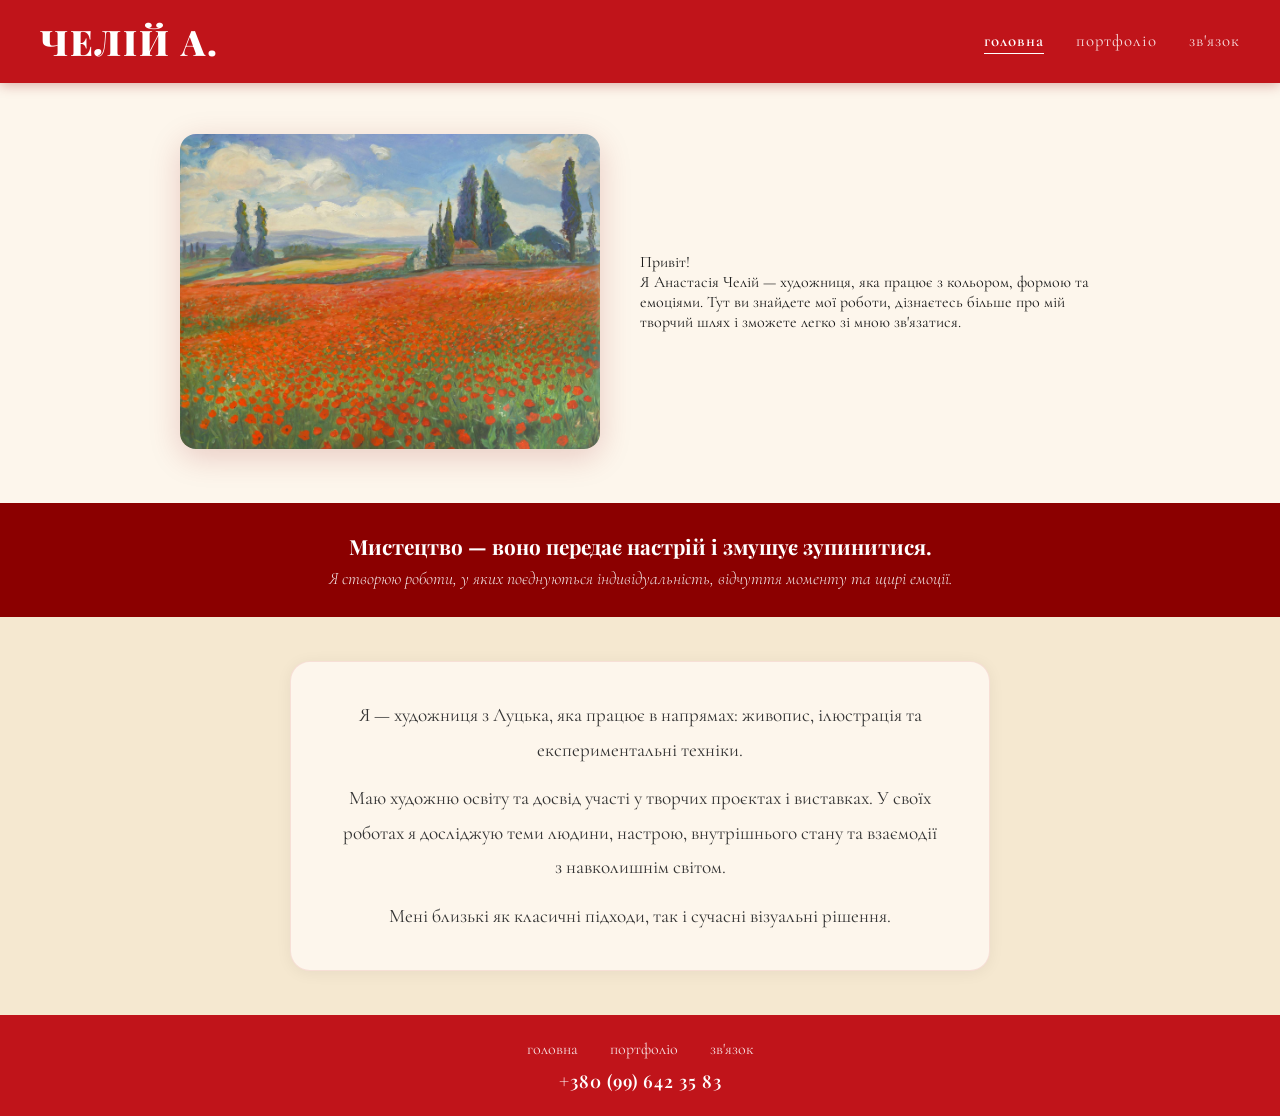
<file: index.html>
<!DOCTYPE html>
<html lang="uk">
<head>
  <meta charset="UTF-8">
  <meta name="viewport" content="width=device-width, initial-scale=1.0">
  <title>Челій А. — Художниця</title>
  <link rel="stylesheet" href="style.css">
</head>
<body>

<header>
  <a class="logo" href="index.html">ЧЕЛІЙ А.</a>
  <nav>
    <a class="active" href="index.html">головна</a>
    <a href="роботи.html">портфоліо</a>
    <a href="контакти.html">зв'язок</a>
  </nav>
</header>

<main>
  <div class="hero">
    <img class="hero-image"
      src="images/hero-poppies.jpg"
      alt="Маки — живопис олією"
      <p> Привіт!<br>Я Анастасія Челій — художниця, яка працює з кольором, формою та емоціями. Тут ви знайдете мої роботи, дізнаєтесь більше про мій творчий шлях і зможете легко зі мною зв'язатися.</p>
    </div>
  </div>

  <div class="quote-banner">
    <p>Мистецтво — воно передає настрій і змушує зупинитися.</p>
    <span>Я створюю роботи, у яких поєднуються індивідуальність, відчуття моменту та щирі емоції.</span>
  </div>

  <div class="bio-section">
    <div class="bio-box">
      <p>Я — художниця з Луцька, яка працює в напрямах: живопис, ілюстрація та експериментальні техніки.</p>
      <p>Маю художню освіту та досвід участі у творчих проєктах і виставках. У своїх роботах я досліджую теми людини, настрою, внутрішнього стану та взаємодії з навколишнім світом.</p>
      <p>Мені близькі як класичні підходи, так і сучасні візуальні рішення.</p>
    </div>
  </div>
</main>

<footer>
  <div class="footer-nav">
    <a href="index.html">головна</a>
    <a href="роботи.html">портфоліо</a>
    <a href="контакти.html">зв'язок</a>
  </div>
  <div class="phone">+380 (99) 642 35 83</div>
</footer>

</body>
</html>
</file>
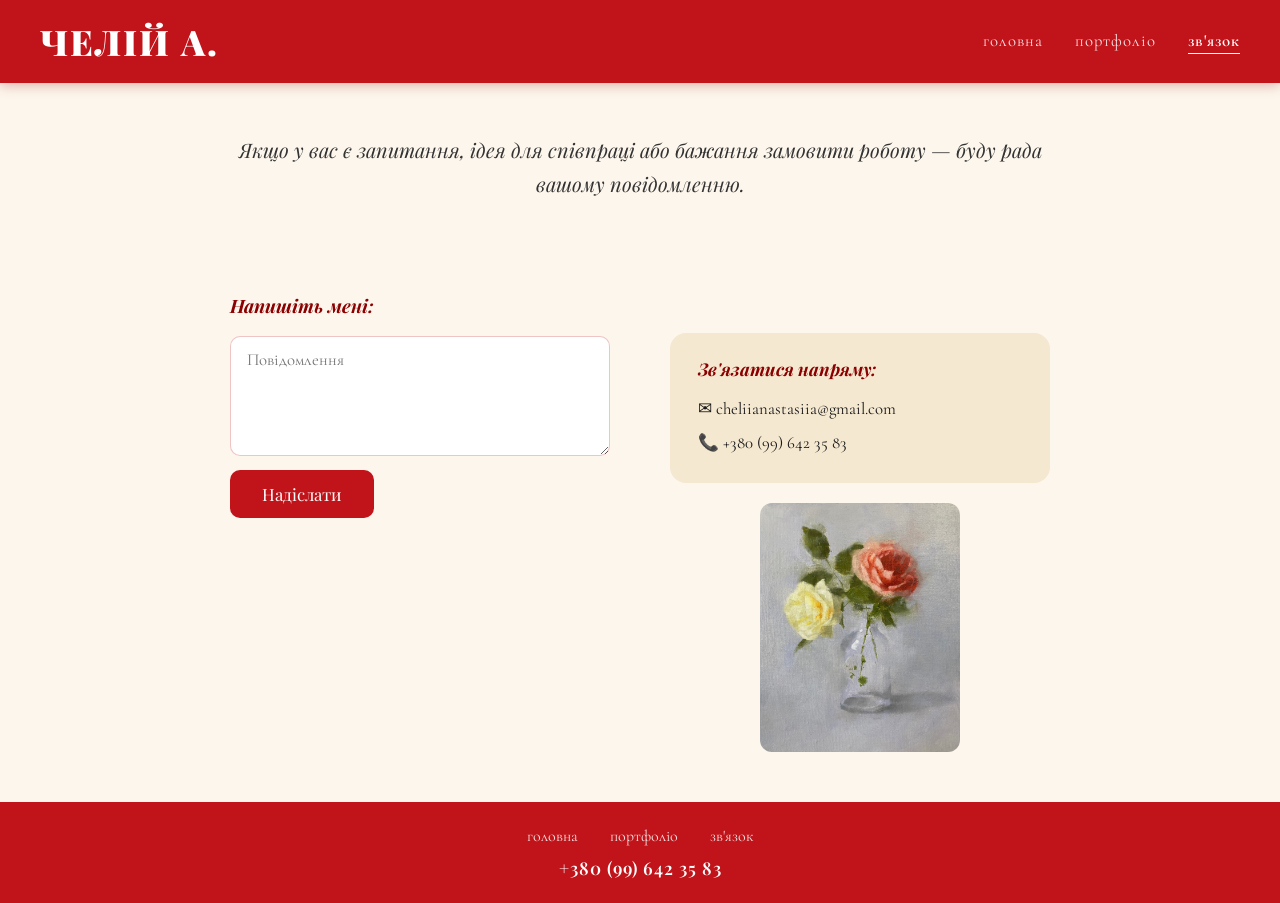
<file: контакти.html>
<!DOCTYPE html>
<html lang="uk">
<head>
  <meta charset="UTF-8">
  <meta name="viewport" content="width=device-width, initial-scale=1.0">
  <title>Зв'язок — Челій А.</title>
  <link rel="stylesheet" href="style.css">
</head>
<body>

<header>
  <a class="logo" href="index.html">ЧЕЛІЙ А.</a>
  <nav>
    <a href="index.html">головна</a>
    <a href="роботи.html">портфоліо</a>
    <a class="active" href="контакти.html">зв'язок</a>
  </nav>
</header>

<main>
  <div class="contact-section">
    <p class="contact-intro">Якщо у вас є запитання, ідея для співпраці або бажання замовити роботу — буду рада вашому повідомленню.</p>

    <div>
      <div class="form-title">Напишіть мені:</div>
      <div class="contact-form">
        <textarea placeholder="Повідомлення"></textarea>
        <button class="submit-btn">Надіслати</button>
      </div>
    </div>

    <div class="contact-info-side">
      <div class="contact-direct">
        <div class="title">Зв'язатися напряму:</div>
        <a href="mailto:cheliianastasiia@gmail.com">✉ cheliianastasiia@gmail.com</a>
        <p>📞 +380 (99) 642 35 83</p>
      </div>
      <img class="contact-img"
        src="images/roses-contact.jpg"
        alt="Троянди"
  </div>
</main>

<footer>
  <div class="footer-nav">
    <a href="index.html">головна</a>
    <a href="роботи.html">портфоліо</a>
    <a href="контакти.html">зв'язок</a>
  </div>
  <div class="phone">+380 (99) 642 35 83</div>
</footer>

</body>
</html>
</file>
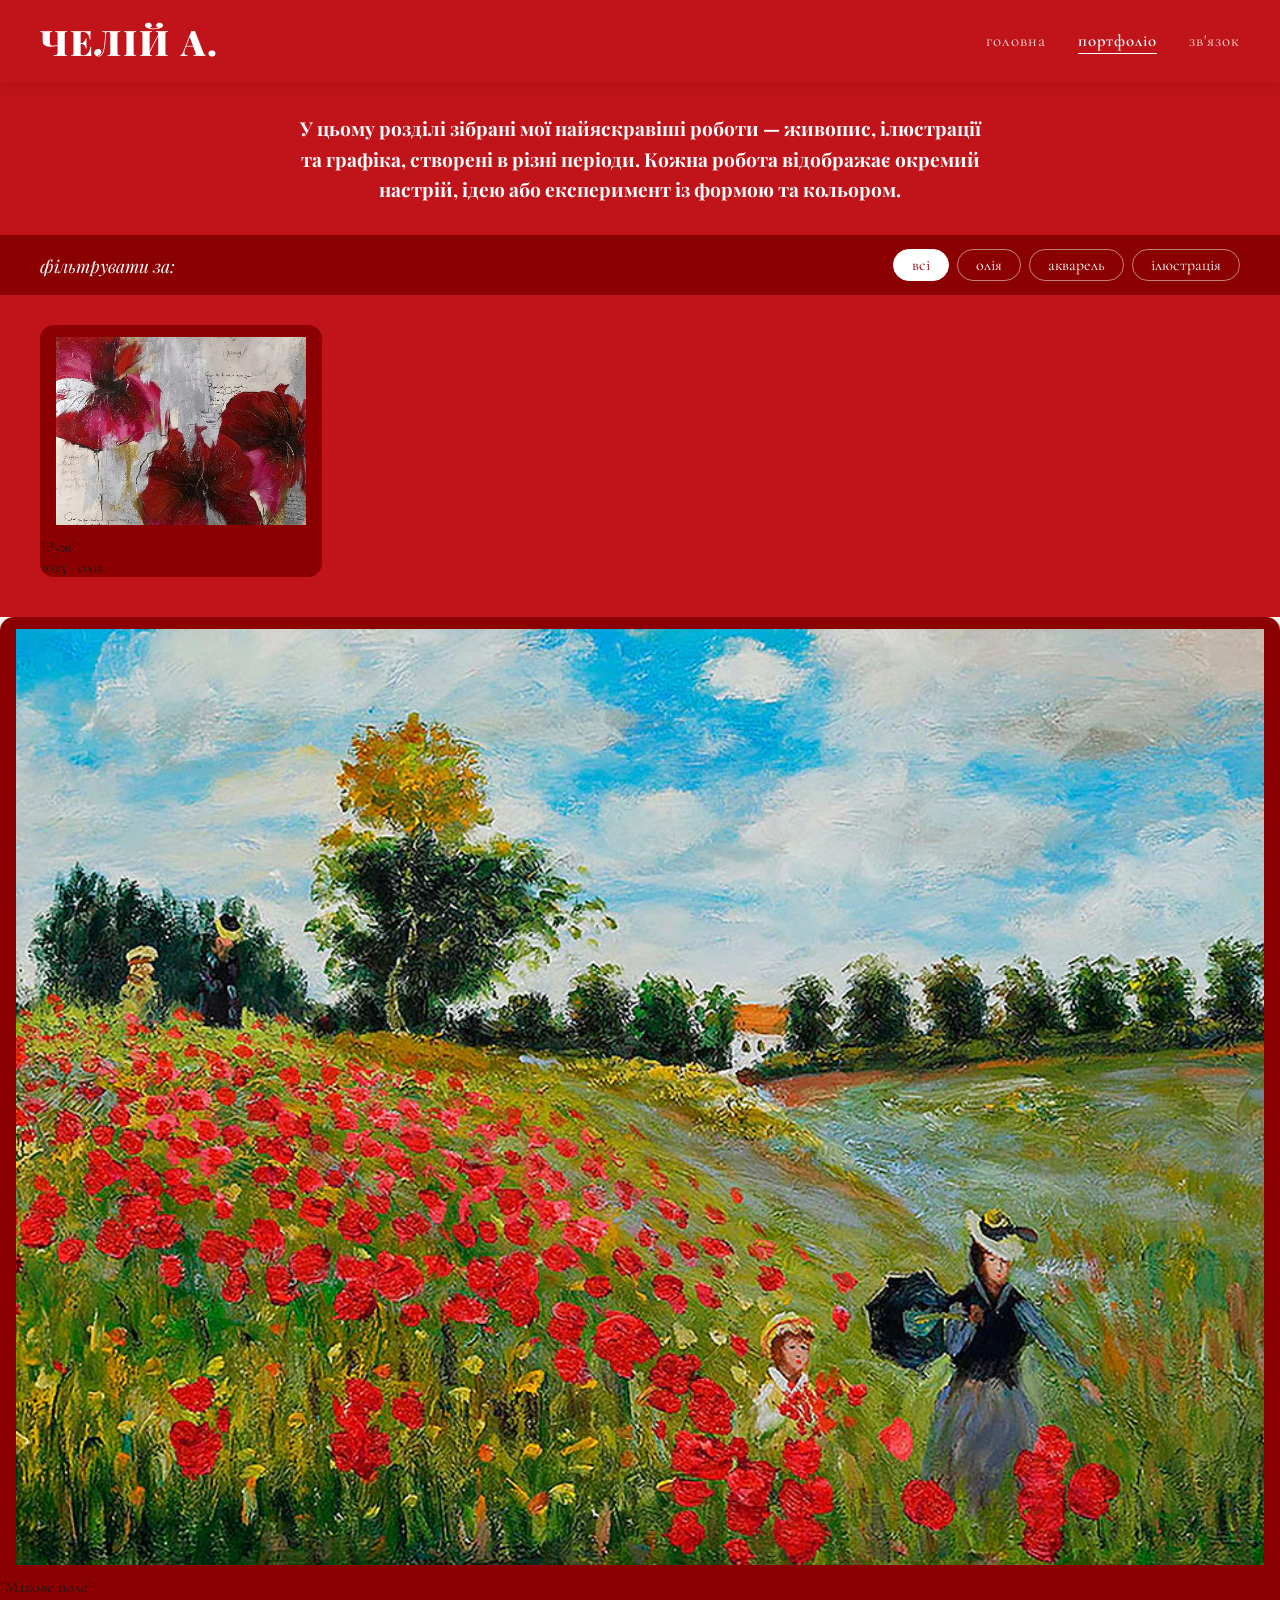
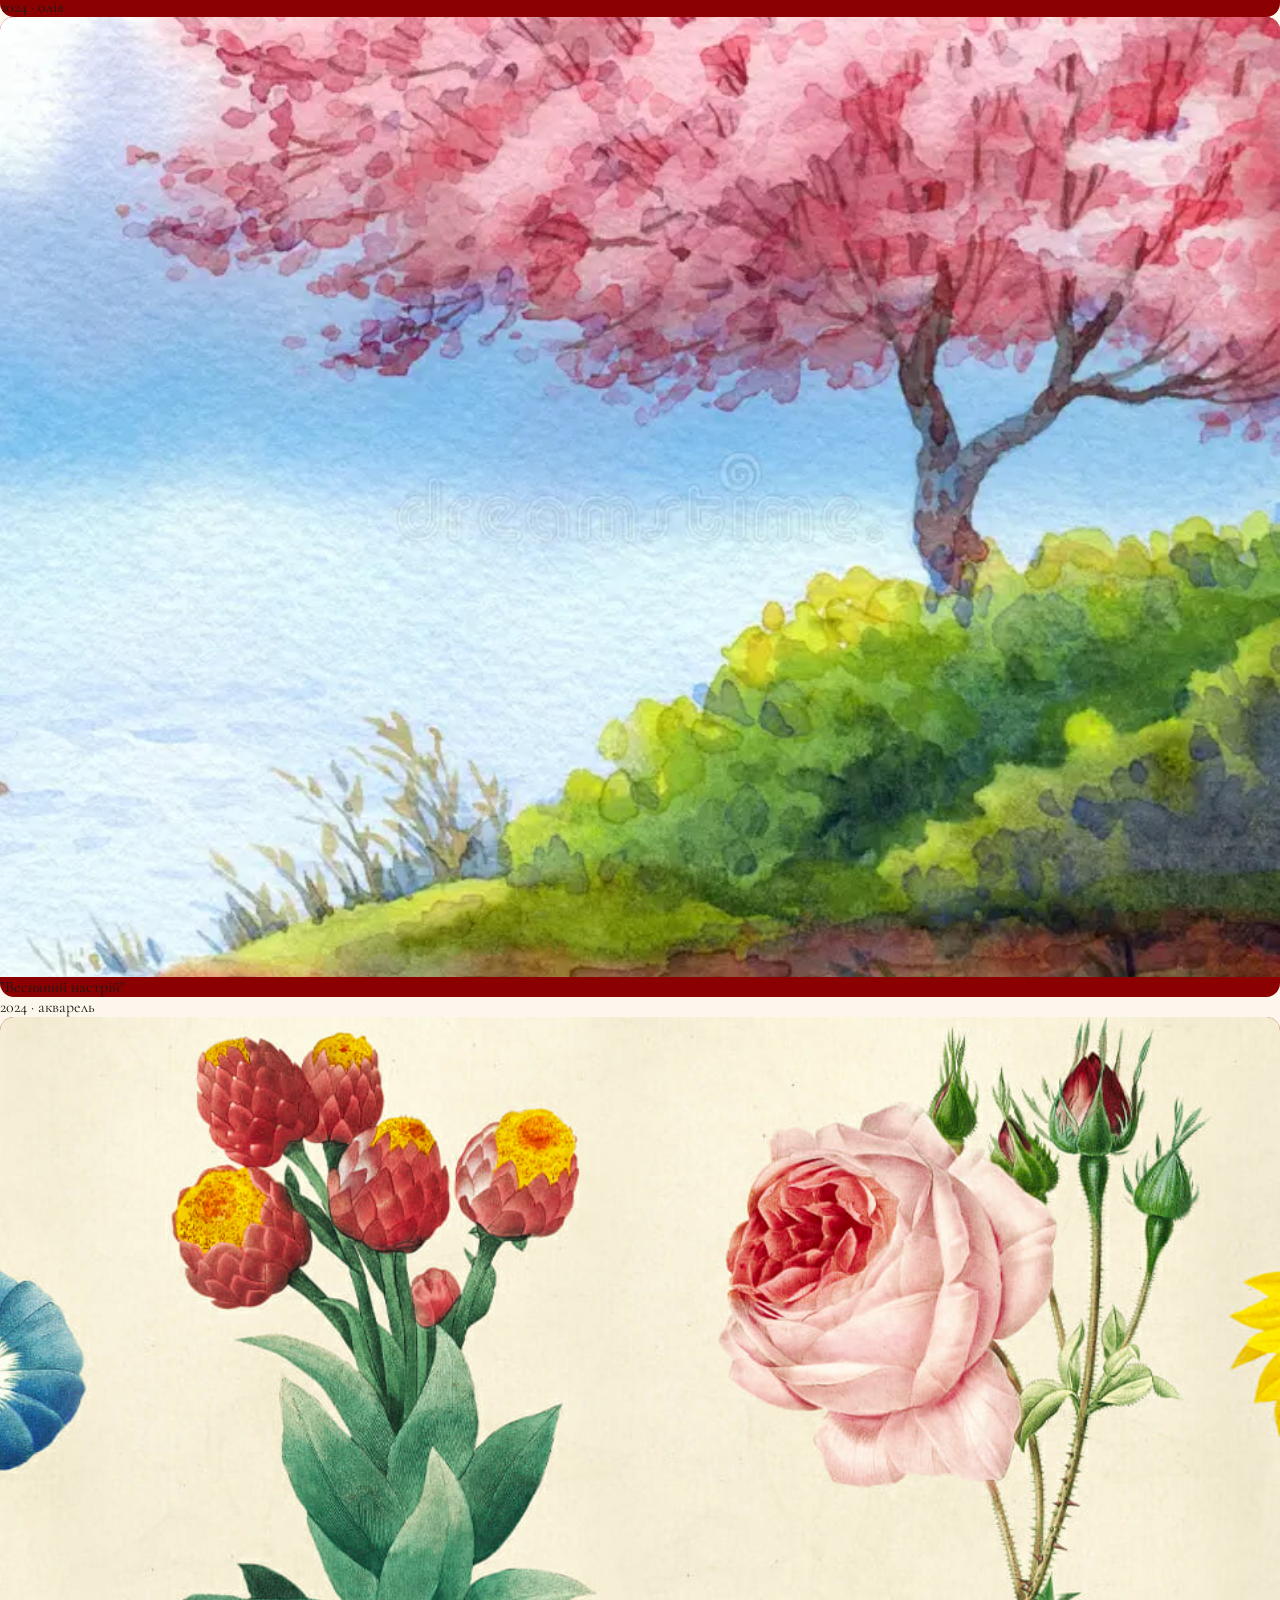
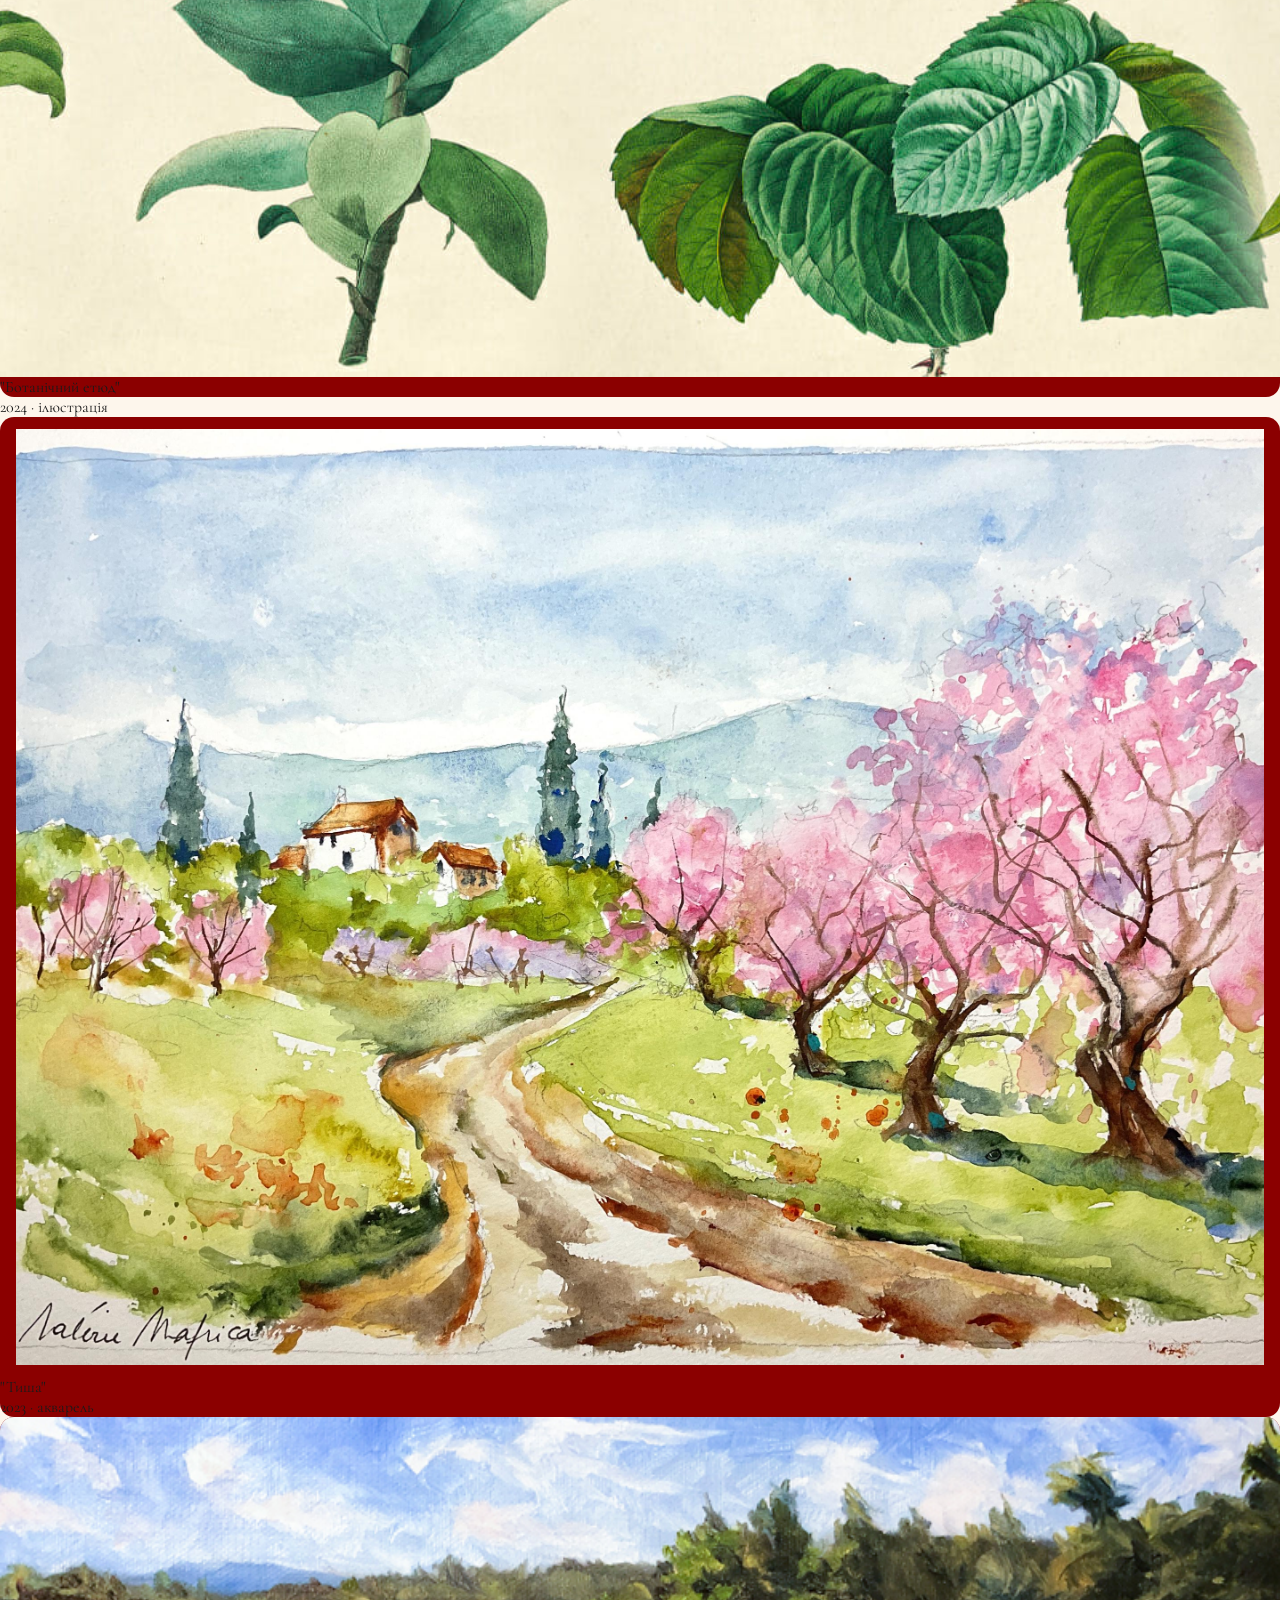
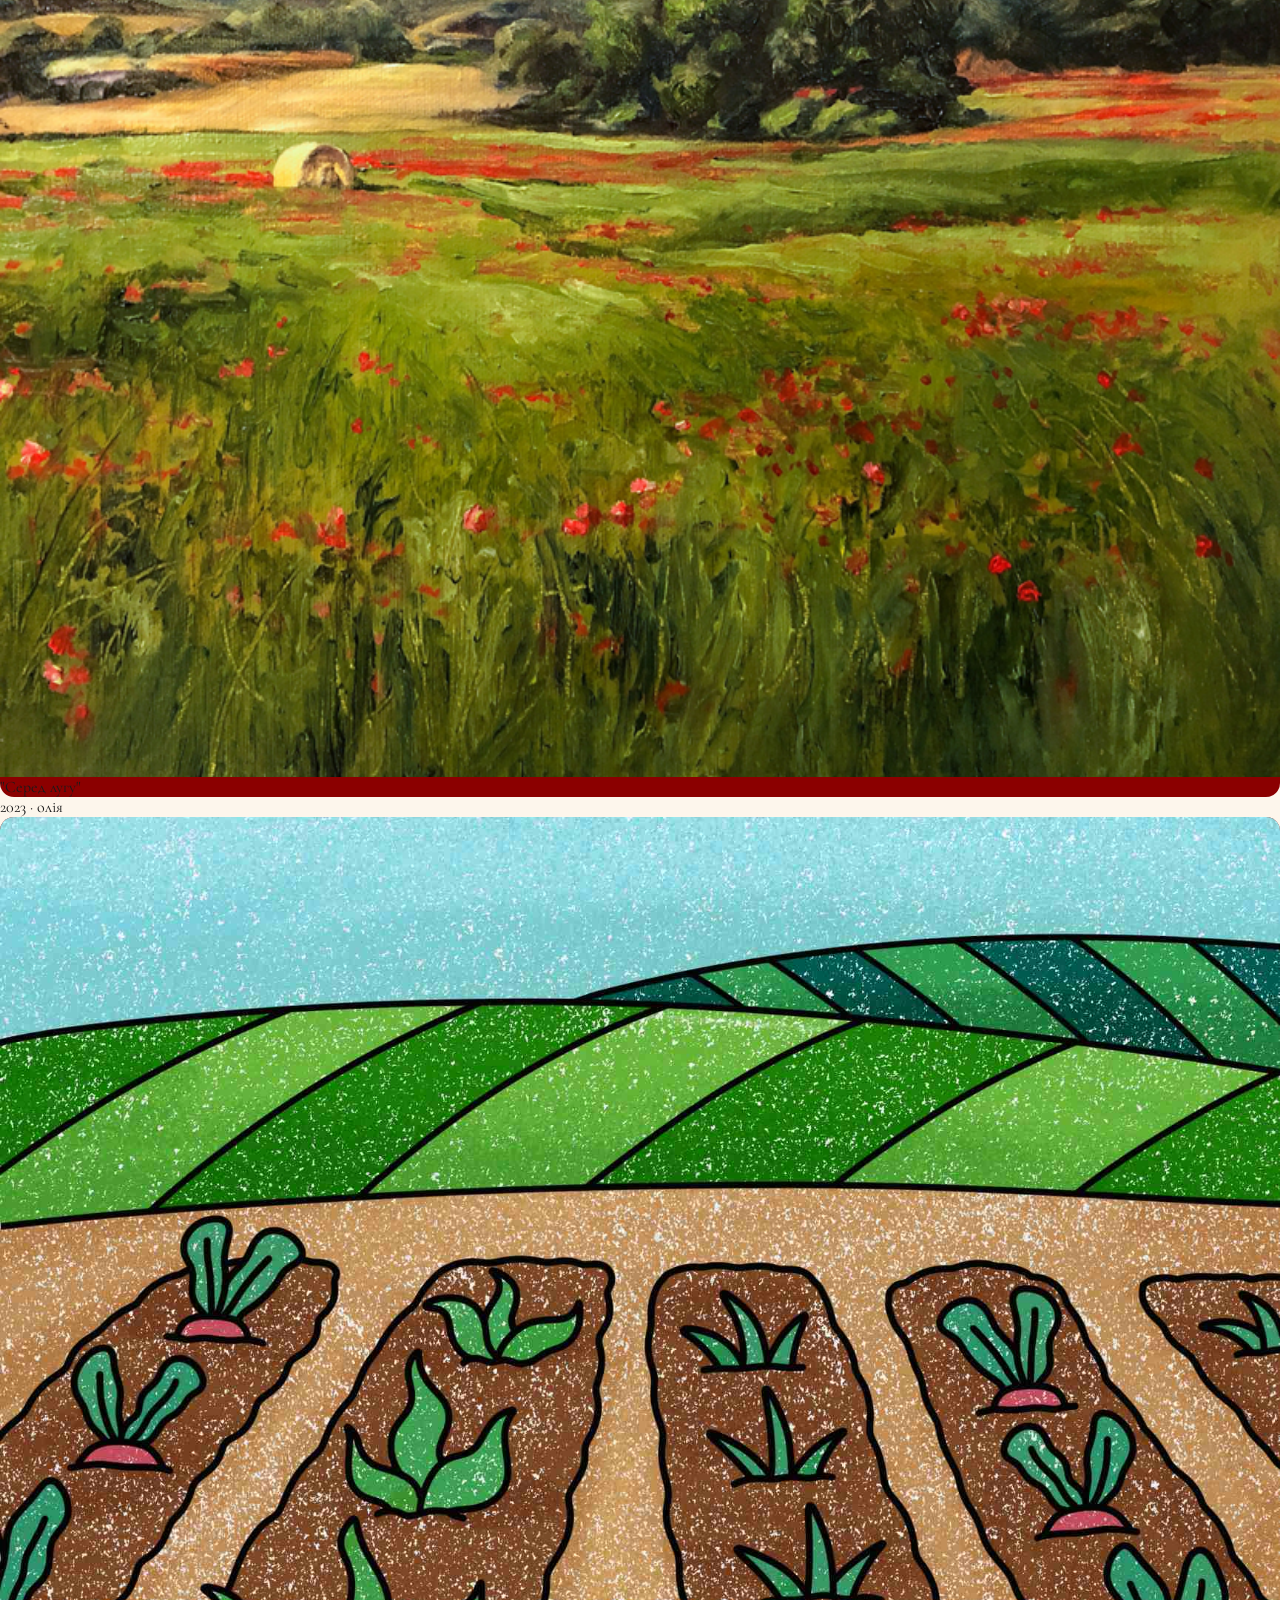
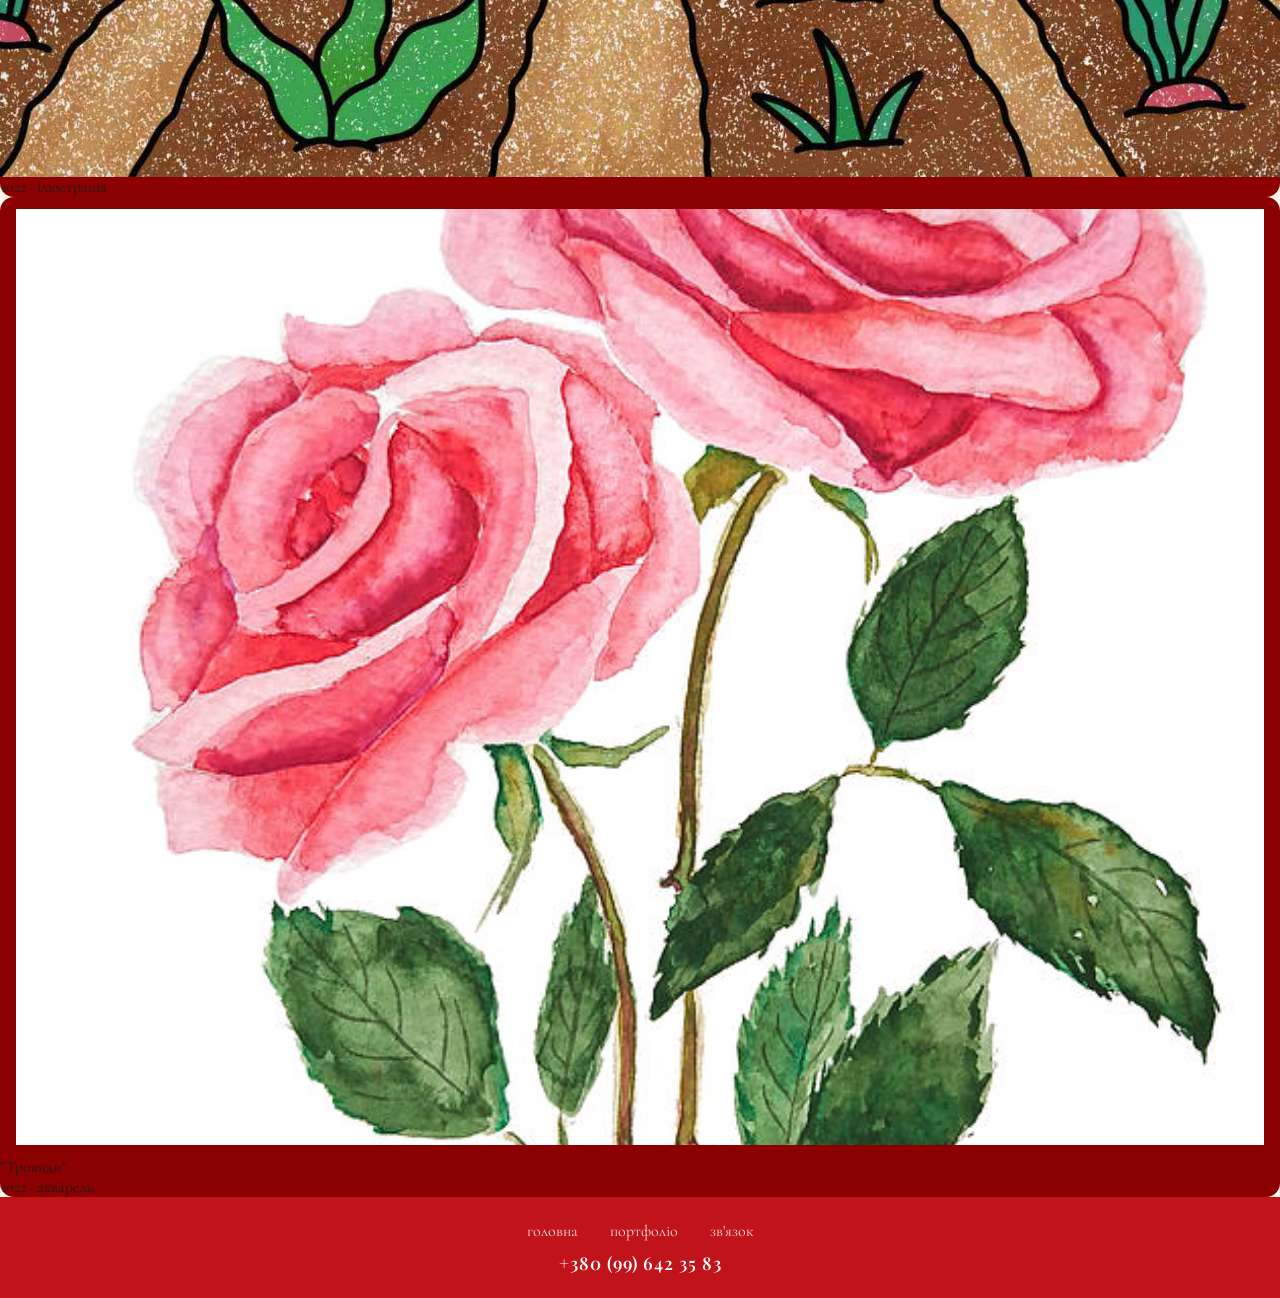
<file: роботи.html>
<!DOCTYPE html>
<html lang="uk">
<head>
  <meta charset="UTF-8">
  <meta name="viewport" content="width=device-width, initial-scale=1.0">
  <title>Портфоліо — Челій А.</title>
  <link rel="stylesheet" href="style.css">
</head>
<body>

<header>
  <a class="logo" href="index.html">ЧЕЛІЙ А.</a>
  <nav>
    <a href="index.html">головна</a>
    <a class="active" href="роботи.html">портфоліо</a>
    <a href="контакти.html">зв'язок</a>
  </nav>
</header>

<main>
  <div class="portfolio-intro">
    <p>У цьому розділі зібрані мої найяскравіші роботи — живопис, ілюстрації та графіка, створені в різні періоди. Кожна робота відображає окремий настрій, ідею або експеримент із формою та кольором.</p>
  </div>

  <div class="filter-bar">
    <span class="filter-label">фільтрувати за:</span>
    <div class="filter-buttons">
      <button class="filter-btn active" onclick="filterGallery('all', this)">всі</button>
      <button class="filter-btn" onclick="filterGallery('олія', this)">олія</button>
      <button class="filter-btn" onclick="filterGallery('акварель', this)">акварель</button>
      <button class="filter-btn" onclick="filterGallery('ілюстрація', this)">ілюстрація</button>
    </div>
  </div>

  <div class="gallery" id="gallery">

    <div class="artwork-card" data-tech="олія">
      <img src="images/ruzh.jpg" alt="Руж"
      <div class="artwork-info">
        <div class="title">"Руж"</div>
        <div class="meta">2025 · олія</div>
      </div>
    </div>

    <div class="artwork-card" data-tech="олія">
      <img src="images/maky-pole.jpg" alt="Макове поле"
      <div class="artwork-info">
        <div class="title">"Макове поле"</div>
        <div class="meta">2024 · олія</div>
      </div>
    </div>

    <div class="artwork-card" data-tech="акварель">
      <img src="images/vesna.jpg" alt="Весняний настрій"
        <div class="title">"Весняний настрій"</div>
        <div class="meta">2024 · акварель</div>
      </div>
    </div>

    <div class="artwork-card" data-tech="ілюстрація">
      <img src="images/botany.jpg" alt="Ботанічний етюд"
        <div class="title">"Ботанічний етюд"</div>
        <div class="meta">2024 · ілюстрація</div>
      </div>
    </div>

    <div class="artwork-card" data-tech="акварель">
      <img src="images/tysha.jpg" alt="Тиша"
      <div class="artwork-info">
        <div class="title">"Тиша"</div>
        <div class="meta">2023 · акварель</div>
      </div>
    </div>

    <div class="artwork-card" data-tech="олія">
      <img src="images/luh.jpg" alt="Серед лугу"
        <div class="title">"Серед лугу"</div>
        <div class="meta">2023 · олія</div>
      </div>
    </div>

    <div class="artwork-card" data-tech="ілюстрація">
      <img src="images/polyovi.jpg" alt="Польові квіти"
        <div class="meta">2022 · ілюстрація</div>
      </div>
    </div>

    <div class="artwork-card" data-tech="акварель">
      <img src="images/troyandy.jpg" alt="Троянди"
      <div class="artwork-info">
        <div class="title">"Троянди"</div>
        <div class="meta">2022 · акварель</div>
      </div>
    </div>

  </div>
</main>
<footer>
  <div class="footer-nav">
    <a href="index.html">головна</a>
    <a href="роботи.html">портфоліо</a>
    <a href="контакти.html">зв'язок</a>
  </div>
  <div class="phone">+380 (99) 642 35 83</div>
</footer>

<script>
  function filterGallery(tech, btn) {
    document.querySelectorAll('.filter-btn').forEach(b => b.classList.remove('active'));
    btn.classList.add('active');
    document.querySelectorAll('.artwork-card').forEach(card => {
      if (tech === 'all' || card.dataset.tech === tech) {
        card.style.display = 'block';
      } else {
        card.style.display = 'none';
      }
    });
  }
</script>

</body>
</html>
</file>
<file: style.css>
@import url('https://fonts.googleapis.com/css2?family=Playfair+Display:ital,wght@0,400;0,700;0,900;1,400&family=Cormorant+Garamond:ital,wght@0,300;0,400;0,600;1,300;1,400&display=swap');

:root {
  --red: #C0141A;
  --red-dark: #8B0000;
  --red-light: #e8191f;
  --cream: #FDF6EC;
  --cream-dark: #F5E8D0;
  --text: #1a1a1a;
  --white: #ffffff;
}

* { margin: 0; padding: 0; box-sizing: border-box; }

body {
  font-family: 'Cormorant Garamond', serif;
  background: var(--cream);
  color: var(--text);
  min-height: 100vh;
}

/* ===== NAVIGATION ===== */
header {
  background: var(--red);
  padding: 18px 40px;
  display: flex;
  align-items: center;
  justify-content: space-between;
  position: sticky;
  top: 0;
  z-index: 100;
  box-shadow: 0 2px 12px rgba(139,0,0,0.3);
}

.logo {
  font-family: 'Playfair Display', serif;
  font-size: 2.2rem;
  font-weight: 900;
  color: var(--white);
  letter-spacing: 2px;
  text-decoration: none;
  transition: opacity 0.2s;
}
.logo:hover { opacity: 0.85; }

nav { display: flex; gap: 32px; }

nav a {
  color: var(--white);
  text-decoration: none;
  font-family: 'Cormorant Garamond', serif;
  font-size: 1.05rem;
  font-weight: 400;
  letter-spacing: 1px;
  text-transform: lowercase;
  opacity: 0.85;
  transition: opacity 0.2s;
  padding-bottom: 2px;
  border-bottom: 1px solid transparent;
}
nav a:hover { opacity: 1; }
nav a.active {
  opacity: 1;
  font-weight: 600;
  border-bottom-color: var(--white);
}

/* ===== FADE IN ===== */
main { animation: fadeIn 0.4s ease; }

@keyframes fadeIn {
  from { opacity: 0; transform: translateY(8px); }
  to { opacity: 1; transform: translateY(0); }
}

/* ===== HOME PAGE ===== */
.hero {
  display: grid;
  grid-template-columns: 1fr 1fr;
  gap: 0;
  min-height: 420px;
  padding: 50px 40px;
  background: var(--cream);
  align-items: center;
  max-width: 1000px;
  margin: 0 auto;
}

.hero-image {
  width: 100%;
  max-width: 420px;
  aspect-ratio: 4/3;
  object-fit: cover;
  border-radius: 16px;
  box-shadow: 0 8px 32px rgba(139,0,0,0.18);
}

.hero-text {
  padding-left: 48px;
  text-align: right;
}

.hero-text p {
  font-size: 1.55rem;
  line-height: 1.7;
  font-weight: 300;
  color: var(--text);
}

.hero-text strong {
  font-weight: 600;
  color: var(--red-dark);
}

/* Quote banner */
.quote-banner {
  background: var(--red-dark);
  color: var(--white);
  text-align: center;
  padding: 28px 40px;
}

.quote-banner p {
  font-family: 'Playfair Display', serif;
  font-size: 1.3rem;
  font-weight: 700;
  line-height: 1.5;
  max-width: 700px;
  margin: 0 auto 6px;
}

.quote-banner span {
  font-family: 'Cormorant Garamond', serif;
  font-size: 1.1rem;
  font-weight: 300;
  font-style: italic;
  opacity: 0.9;
}

/* Bio section */
.bio-section {
  background: var(--cream-dark);
  padding: 44px 40px;
  text-align: center;
}

.bio-box {
  background: var(--cream);
  border-radius: 20px;
  padding: 36px 48px;
  max-width: 700px;
  margin: 0 auto;
  box-shadow: 0 2px 16px rgba(0,0,0,0.06);
  border: 1px solid rgba(192,20,26,0.1);
}

.bio-box p {
  font-size: 1.2rem;
  line-height: 1.8;
  color: #333;
  margin-bottom: 14px;
}
.bio-box p:last-child { margin-bottom: 0; }

/* ===== PORTFOLIO PAGE ===== */
.portfolio-intro {
  background: var(--red);
  color: var(--white);
  padding: 30px 40px;
  text-align: center;
}

.portfolio-intro p {
  font-family: 'Playfair Display', serif;
  font-size: 1.2rem;
  font-weight: 700;
  max-width: 700px;
  margin: 0 auto;
  line-height: 1.6;
}

.filter-bar {
  background: var(--red-dark);
  padding: 14px 40px;
  display: flex;
  align-items: center;
  justify-content: space-between;
}

.filter-label {
  font-family: 'Playfair Display', serif;
  font-style: italic;
  font-size: 1.1rem;
  color: var(--white);
  font-weight: 400;
}

.filter-buttons { display: flex; gap: 8px; }

.filter-btn {
  background: transparent;
  border: 1px solid rgba(255,255,255,0.5);
  color: var(--white);
  padding: 5px 18px;
  border-radius: 20px;
  font-family: 'Cormorant Garamond', serif;
  font-size: 1rem;
  cursor: pointer;
  transition: all 0.2s;
}
.filter-btn:hover, .filter-btn.active {
  background: var(--white);
  color: var(--red-dark);
  border-color: var(--white);
}

.gallery {
  background: var(--red);
  padding: 30px 40px 40px;
  display: grid;
  grid-template-columns: repeat(auto-fill, minmax(280px, 1fr));
  gap: 24px;
}

.artwork-card {
  background: var(--red-dark);
  border-radius: 14px;
  overflow: hidden;
  cursor: pointer;
  transition: transform 0.2s, box-shadow 0.2s;
}
.artwork-card:hover {
  transform: translateY(-4px);
  box-shadow: 0 12px 32px rgba(0,0,0,0.3);
}

.artwork-card img {
  width: 100%;
  aspect-ratio: 4/3;
  object-fit: cover;
  display: block;
}

.artwork-info {
  padding: 12px 16px;
  color: var(--white);
  font-family: 'Cormorant Garamond', serif;
}

.artwork-info .title {
  font-size: 1.05rem;
  font-weight: 600;
  letter-spacing: 0.5px;
}

.artwork-info .meta {
  font-size: 0.9rem;
  opacity: 0.75;
  font-style: italic;
  margin-top: 2px;
}

/* ===== CONTACT PAGE ===== */
.contact-section {
  padding: 50px 40px;
  max-width: 900px;
  margin: 0 auto;
  display: grid;
  grid-template-columns: 1fr 1fr;
  gap: 60px;
  align-items: start;
}

.contact-intro {
  font-family: 'Playfair Display', serif;
  font-style: italic;
  font-size: 1.25rem;
  line-height: 1.7;
  color: #333;
  margin-bottom: 32px;
  grid-column: 1 / -1;
  text-align: center;
}

.form-title {
  font-family: 'Playfair Display', serif;
  font-style: italic;
  font-weight: 700;
  font-size: 1.15rem;
  color: var(--red-dark);
  margin-bottom: 18px;
}

.contact-form {
  display: flex;
  flex-direction: column;
  gap: 14px;
}

.contact-form textarea {
  padding: 12px 16px;
  border: 1.5px solid rgba(192,20,26,0.25);
  border-radius: 10px;
  background: var(--white);
  font-family: 'Cormorant Garamond', serif;
  font-size: 1.05rem;
  color: var(--text);
  transition: border-color 0.2s;
  outline: none;
  min-height: 120px;
  resize: vertical;
}
.contact-form textarea:focus {
  border-color: var(--red);
}

.submit-btn {
  background: var(--red);
  color: var(--white);
  border: none;
  padding: 13px 32px;
  border-radius: 10px;
  font-family: 'Playfair Display', serif;
  font-size: 1.05rem;
  cursor: pointer;
  transition: background 0.2s;
  align-self: flex-start;
}
.submit-btn:hover { background: var(--red-dark); }

.contact-info-side {
  padding-top: 40px;
  display: flex;
  flex-direction: column;
  align-items: center;
  gap: 20px;
}

.contact-direct {
  background: var(--cream-dark);
  border-radius: 16px;
  padding: 24px 28px;
  width: 100%;
}

.contact-direct .title {
  font-family: 'Playfair Display', serif;
  font-style: italic;
  font-weight: 700;
  font-size: 1.1rem;
  color: var(--red-dark);
  margin-bottom: 12px;
}

.contact-direct a, .contact-direct p {
  font-size: 1.05rem;
  color: var(--text);
  line-height: 2;
  display: block;
  text-decoration: none;
}
.contact-direct a:hover { color: var(--red); }

.contact-img {
  width: 200px;
  border-radius: 12px;
  object-fit: cover;
}

/* ===== FOOTER ===== */
footer {
  background: var(--red);
  color: var(--white);
  text-align: center;
  padding: 24px 40px;
}

.footer-nav { display: flex; justify-content: center; gap: 32px; margin-bottom: 10px; }

.footer-nav a {
  color: var(--white);
  text-decoration: none;
  font-size: 1rem;
  opacity: 0.85;
  transition: opacity 0.2s;
}
.footer-nav a:hover { opacity: 1; }

footer .phone {
  font-family: 'Playfair Display', serif;
  font-size: 1.1rem;
  font-weight: 600;
  letter-spacing: 1px;
}

/* ===== RESPONSIVE ===== */
@media (max-width: 700px) {
  .hero { grid-template-columns: 1fr; padding: 30px 20px; }
  .hero-text { padding-left: 0; text-align: center; margin-top: 24px; }
  .contact-section { grid-template-columns: 1fr; gap: 30px; padding: 30px 20px; }
  .contact-intro { grid-column: 1; }
  .gallery { padding: 20px; gap: 16px; }
  header { padding: 14px 20px; }
  .logo { font-size: 1.6rem; }
}
</file>
